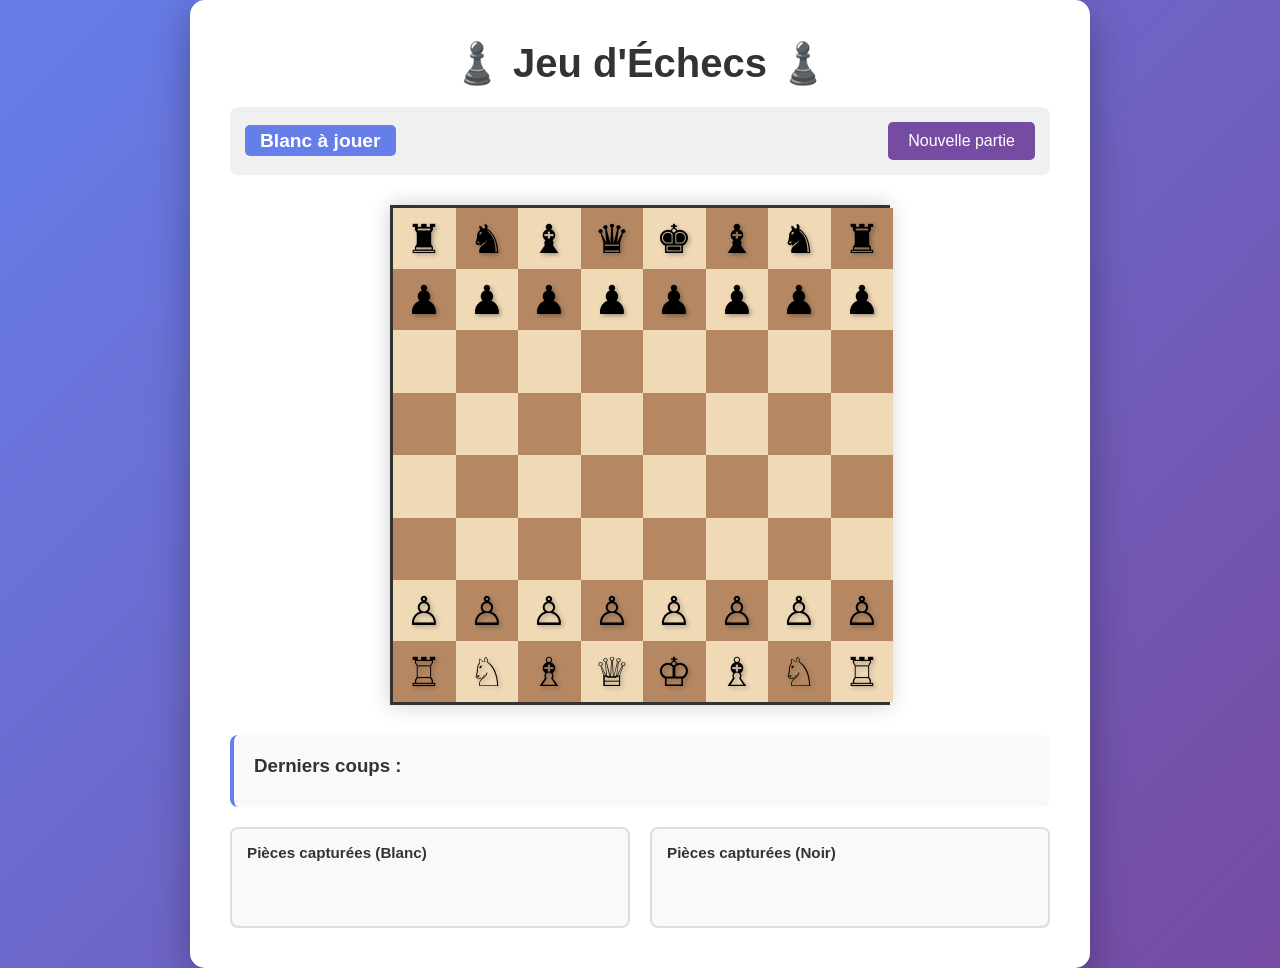
<file: index.html>
<!DOCTYPE html>
<html lang="fr">
<head>
    <meta charset="UTF-8">
    <meta name="viewport" content="width=device-width, initial-scale=1.0">
    <title>Jeu d'Échecs</title>
    <link rel="stylesheet" href="style.css">
</head>
<body>
    <div class="container">
        <h1>♟️ Jeu d'Échecs ♟️</h1>
        
        <div class="game-info">
            <div class="player-info">
                <span id="currentPlayer">Blanc à jouer</span>
            </div>
            <button id="resetBtn" class="btn-reset">Nouvelle partie</button>
        </div>

        <div class="board-container">
            <div id="chessboard" class="chessboard"></div>
        </div>

        <div class="moves-info">
            <h3>Derniers coups :</h3>
            <div id="movesList" class="moves-list"></div>
        </div>

        <div class="captures-info">
            <div class="captures">
                <h4>Pièces capturées (Blanc)</h4>
                <div id="whiteCaptures" class="captures-list"></div>
            </div>
            <div class="captures">
                <h4>Pièces capturées (Noir)</h4>
                <div id="blackCaptures" class="captures-list"></div>
            </div>
        </div>
    </div>

    <script src="chess.js"></script>
</body>
</html>
</file>
<file: style.css>
* {
    margin: 0;
    padding: 0;
    box-sizing: border-box;
}

body {
    font-family: 'Arial', sans-serif;
    display: flex;
    justify-content: center;
    align-items: center;
    min-height: 100vh;
    background: linear-gradient(135deg, #667eea 0%, #764ba2 100%);
}

.container {
    background: white;
    padding: 40px;
    border-radius: 15px;
    box-shadow: 0 10px 40px rgba(0, 0, 0, 0.3);
    max-width: 900px;
    width: 100%;
}

h1 {
    text-align: center;
    margin-bottom: 20px;
    color: #333;
    font-size: 2.5em;
}

.game-info {
    display: flex;
    justify-content: space-between;
    align-items: center;
    margin-bottom: 30px;
    padding: 15px;
    background: #f0f0f0;
    border-radius: 8px;
}

.player-info {
    font-size: 1.2em;
    font-weight: bold;
    color: #333;
}

#currentPlayer {
    padding: 5px 15px;
    background: #667eea;
    color: white;
    border-radius: 5px;
}

.btn-reset {
    padding: 10px 20px;
    background: #764ba2;
    color: white;
    border: none;
    border-radius: 5px;
    font-size: 1em;
    cursor: pointer;
    transition: background 0.3s;
}

.btn-reset:hover {
    background: #5a3a7f;
}

.board-container {
    display: flex;
    justify-content: center;
    margin: 30px 0;
}

.chessboard {
    display: grid;
    grid-template-columns: repeat(8, 1fr);
    grid-template-rows: repeat(8, 1fr);
    gap: 0;
    width: 500px;
    height: 500px;
    border: 3px solid #333;
    box-shadow: 0 0 20px rgba(0, 0, 0, 0.2);
    background: #333;
}

.square {
    width: 62.5px;
    height: 62.5px;
    display: flex;
    align-items: center;
    justify-content: center;
    cursor: pointer;
    font-size: 2.5em;
    user-select: none;
    position: relative;
    transition: all 0.2s;
}

.square.light {
    background: #f0d9b5;
}

.square.dark {
    background: #b58863;
}

.square.selected {
    background: #baca44 !important;
    box-shadow: inset 0 0 10px rgba(0, 0, 0, 0.3);
}

.square.valid-move {
    background: radial-gradient(circle, #baca44 30%, transparent 30%);
}

.square:hover {
    opacity: 0.8;
}

.piece {
    cursor: grab;
    display: flex;
    align-items: center;
    justify-content: center;
    width: 100%;
    height: 100%;
    text-shadow: 2px 2px 4px rgba(0, 0, 0, 0.3);
}

.piece:active {
    cursor: grabbing;
}

.moves-info {
    margin-top: 30px;
    padding: 20px;
    background: #f9f9f9;
    border-radius: 8px;
    border-left: 4px solid #667eea;
}

.moves-info h3 {
    margin-bottom: 10px;
    color: #333;
}

.moves-list {
    max-height: 100px;
    overflow-y: auto;
    font-size: 0.9em;
    color: #555;
    line-height: 1.6;
}

.move-item {
    padding: 5px;
    background: white;
    margin: 3px 0;
    border-radius: 3px;
    border-left: 3px solid #764ba2;
    padding-left: 8px;
}

.captures-info {
    display: grid;
    grid-template-columns: 1fr 1fr;
    gap: 20px;
    margin-top: 20px;
}

.captures {
    padding: 15px;
    background: #f9f9f9;
    border-radius: 8px;
    border: 2px solid #ddd;
}

.captures h4 {
    margin-bottom: 10px;
    color: #333;
    font-size: 0.95em;
}

.captures-list {
    min-height: 40px;
    font-size: 1.5em;
    word-wrap: break-word;
    line-height: 1.8;
}

@media (max-width: 768px) {
    .container {
        padding: 20px;
    }

    .chessboard {
        width: 350px;
        height: 350px;
    }

    .square {
        width: 43.75px;
        height: 43.75px;
        font-size: 1.8em;
    }

    h1 {
        font-size: 1.8em;
    }

    .captures-info {
        grid-template-columns: 1fr;
    }

    .game-info {
        flex-direction: column;
        gap: 10px;
    }
}
</file>
